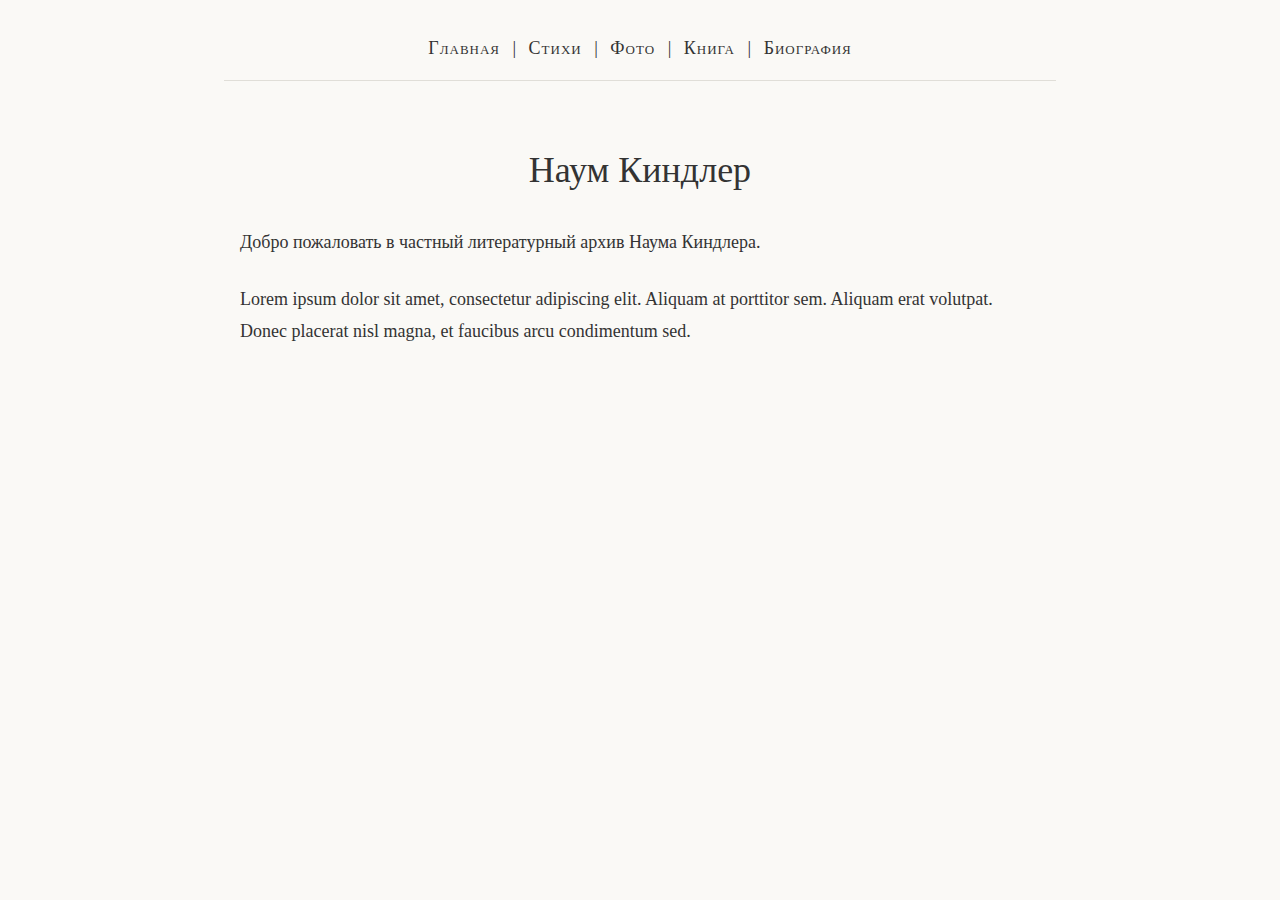
<file: index.html>
<!DOCTYPE html>
<html lang="ru">

<head>
    <meta charset="UTF-8">
    <meta name="viewport" content="width=device-width, initial-scale=1.0">
    <title>Наум Киндлер — Литературный архив</title>
    <link rel="stylesheet" href="/assets/css/styles.css">
    <script defer src="/assets/js/app.js"></script>
</head>

<body>
    <header>
        <nav>
            <a href="/index.html">Главная</a> |
            <a href="/poems/index.html">Стихи</a> |
            <a href="/photos/index.html">Фото</a> |
            <a href="/book.html">Книга</a> |
            <a href="/bio.html">Биография</a>
        </nav>
    </header>
    <main>
        <h1>Наум Киндлер</h1>
        <p>Добро пожаловать в частный литературный архив Наума Киндлера.</p>
        <p>Lorem ipsum dolor sit amet, consectetur adipiscing elit. Aliquam at porttitor sem. Aliquam erat volutpat.
            Donec placerat nisl magna, et faucibus arcu condimentum sed.</p>
    </main>
</body>

</html>
</file>
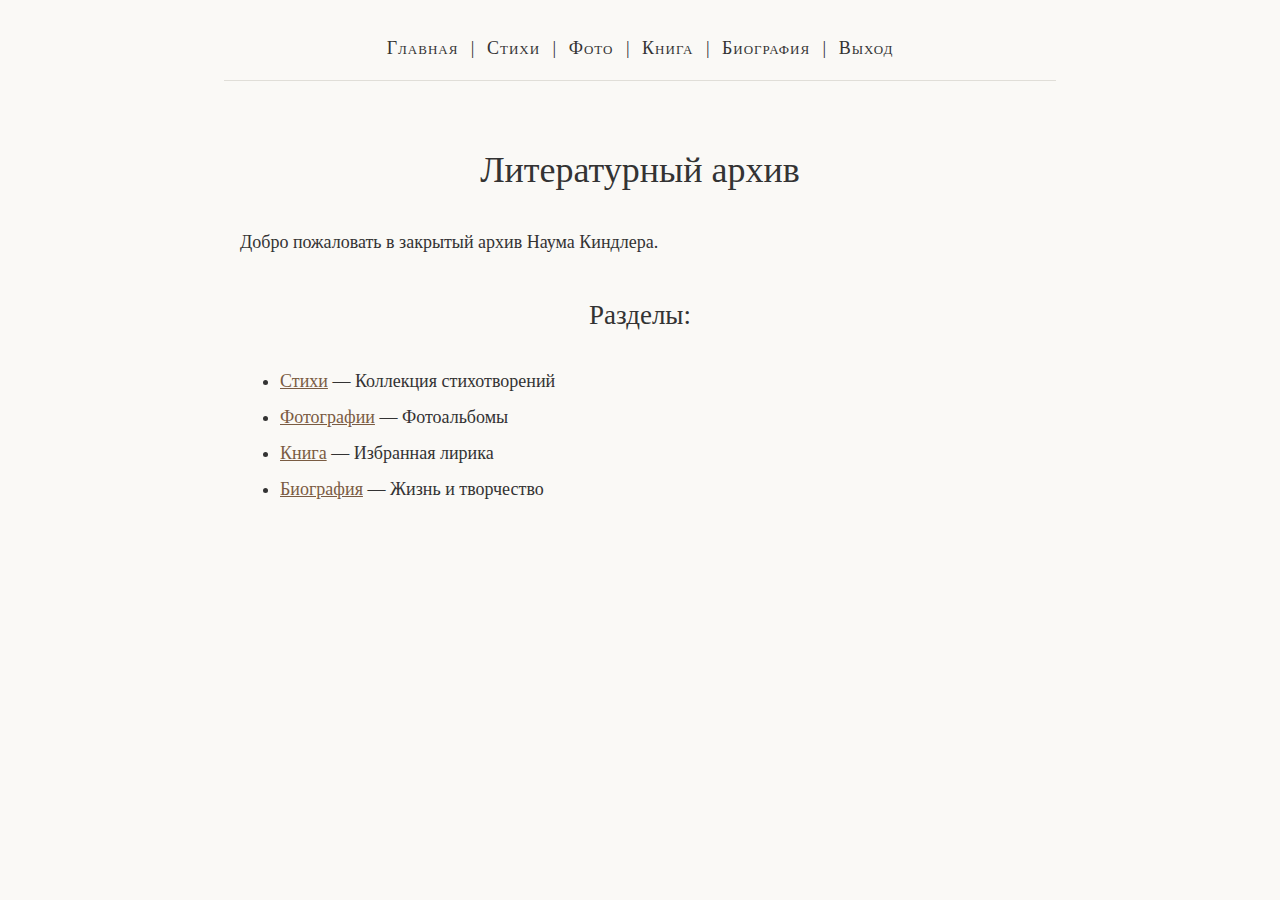
<file: app/index.html>
<!DOCTYPE html>
<html lang="ru">
<head>
    <meta charset="UTF-8">
    <meta name="viewport" content="width=device-width, initial-scale=1.0">
    <title>Архив — Наум Киндлер</title>
    <link rel="stylesheet" href="/assets/css/styles.css">
</head>
<body>
    <header>
        <nav>
            <a href="/home/">Главная</a> |
            <a href="/app/poems/">Стихи</a> |
            <a href="/app/photos/">Фото</a> |
            <a href="/app/book/">Книга</a> |
            <a href="/app/bio/">Биография</a> |
            <a href="/logout.php">Выход</a>
        </nav>
    </header>
    <main>
        <h1>Литературный архив</h1>
        
        <p>Добро пожаловать в закрытый архив Наума Киндлера.</p>
        
        <div style="margin-top: 2rem;">
            <h2>Разделы:</h2>
            <ul style="line-height: 2;">
                <li><a href="/app/poems/">Стихи</a> — Коллекция стихотворений</li>
                <li><a href="/app/photos/">Фотографии</a> — Фотоальбомы</li>
                <li><a href="/app/book/">Книга</a> — Избранная лирика</li>
                <li><a href="/app/bio/">Биография</a> — Жизнь и творчество</li>
            </ul>
        </div>
    </main>
</body>
</html>
</file>
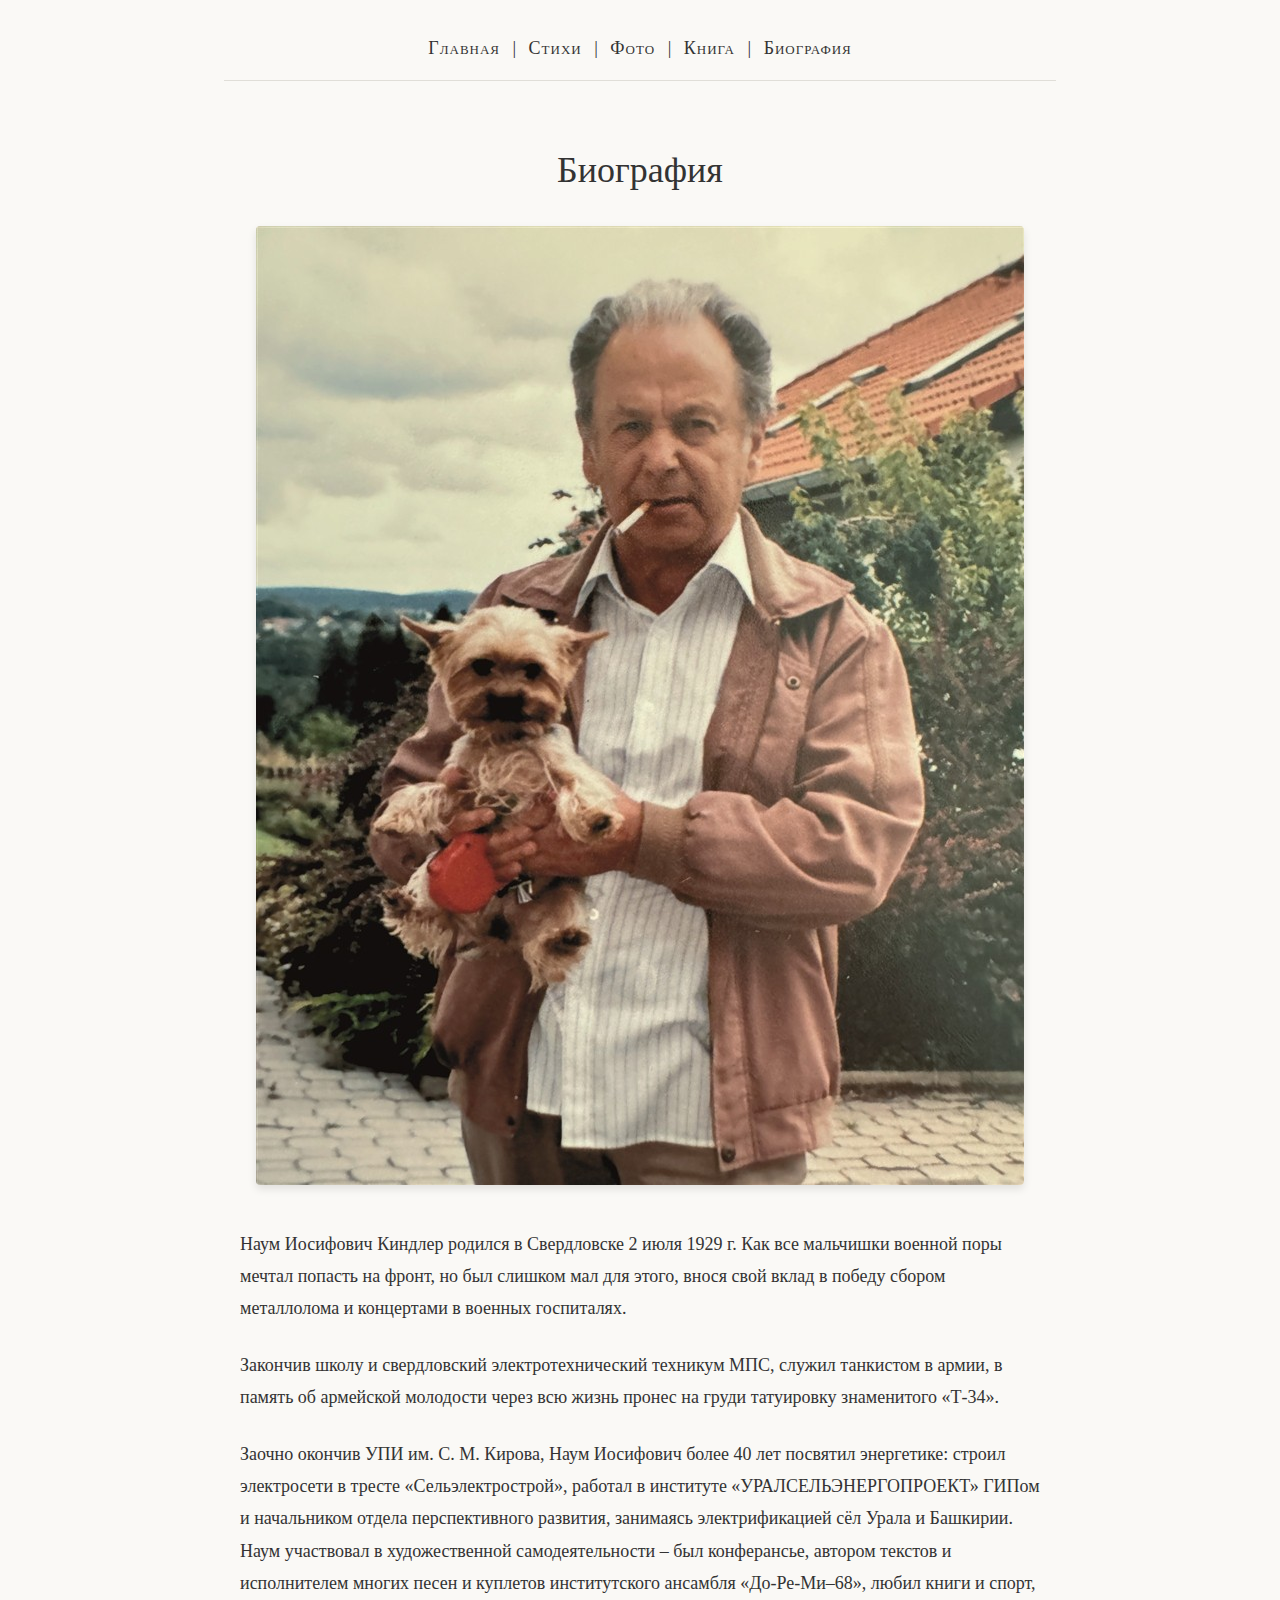
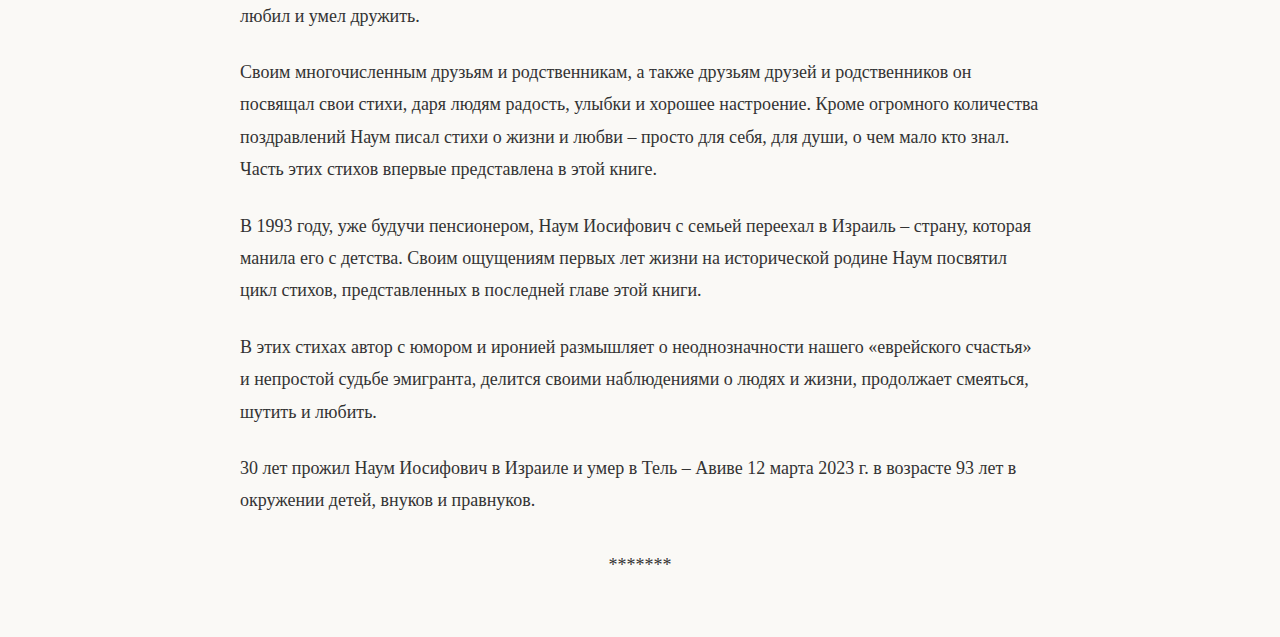
<file: bio/index.html>
<!DOCTYPE html>
<html lang="ru">

<head>
    <meta charset="UTF-8">
    <meta name="viewport" content="width=device-width, initial-scale=1.0">
    <title>Биография — Наум Киндлер</title>
    <link rel="stylesheet" href="/assets/css/styles.css">
</head>

<body>
    <header>
        <nav>
            <a href="/index.html">Главная</a> |
            <a href="/poems/index.html">Стихи</a> |
            <a href="/photos/index.html">Фото</a> |
            <a href="/book/">Книга</a> |
            <a href="/bio/">Биография</a>
        </nav>
    </header>
    <main>
        <h1>Биография</h1>

        <div style="text-align: center; margin-bottom: 2rem;">
            <img src="/assets/images/author.jpg" alt="Фотография Наума Киндлера"
                style="max-width: 100%; height: auto; border-radius: 4px; box-shadow: 0 4px 8px rgba(0,0,0,0.1);">
        </div>

        <p>Наум Иосифович Киндлер родился в Свердловске 2 июля 1929 г.
            Как все мальчишки военной поры мечтал попасть на фронт, но был
            слишком мал для этого, внося свой вклад в победу сбором металлолома и
            концертами в военных госпиталях.</p>

        <p>Закончив школу и свердловский электротехнический техникум МПС,
            служил танкистом в армии, в память об армейской молодости через всю
            жизнь пронес на груди татуировку знаменитого «Т-34».</p>

        <p>Заочно окончив УПИ им. С. М. Кирова, Наум Иосифович более 40 лет
            посвятил энергетике: строил электросети в тресте
            «Сельэлектрострой», работал в институте
            «УРАЛСЕЛЬЭНЕРГОПРОЕКТ» ГИПом и начальником отдела
            перспективного развития, занимаясь электрификацией сёл Урала и
            Башкирии. Наум участвовал в художественной самодеятельности – был
            конферансье, автором текстов и исполнителем многих песен и куплетов
            институтского ансамбля «До-Ре-Ми–68», любил книги и спорт, любил и
            умел дружить.</p>

        <p>Своим многочисленным друзьям и родственникам, а также друзьям
            друзей и родственников он посвящал свои стихи, даря людям радость,
            улыбки и хорошее настроение. Кроме огромного количества поздравлений
            Наум писал стихи о жизни и любви – просто для себя, для души, о чем
            мало кто знал. Часть этих стихов впервые представлена в этой книге.</p>

        <p>В 1993 году, уже будучи пенсионером, Наум Иосифович с семьей
            переехал в Израиль – страну, которая манила его с детства. Своим
            ощущениям первых лет жизни на исторической родине Наум посвятил
            цикл стихов, представленных в последней главе этой книги.</p>

        <p>В этих стихах автор с юмором и иронией размышляет о
            неоднозначности нашего «еврейского счастья» и непростой судьбе
            эмигранта, делится своими наблюдениями о людях и жизни, продолжает
            смеяться, шутить и любить.</p>

        <p>30 лет прожил Наум Иосифович в Израиле и умер в Тель – Авиве 12
            марта 2023 г. в возрасте 93 лет в окружении детей, внуков и правнуков.</p>

        <p style="text-align: center; margin-top: 2rem;">*******</p>
    </main>
</body>

</html>
</file>
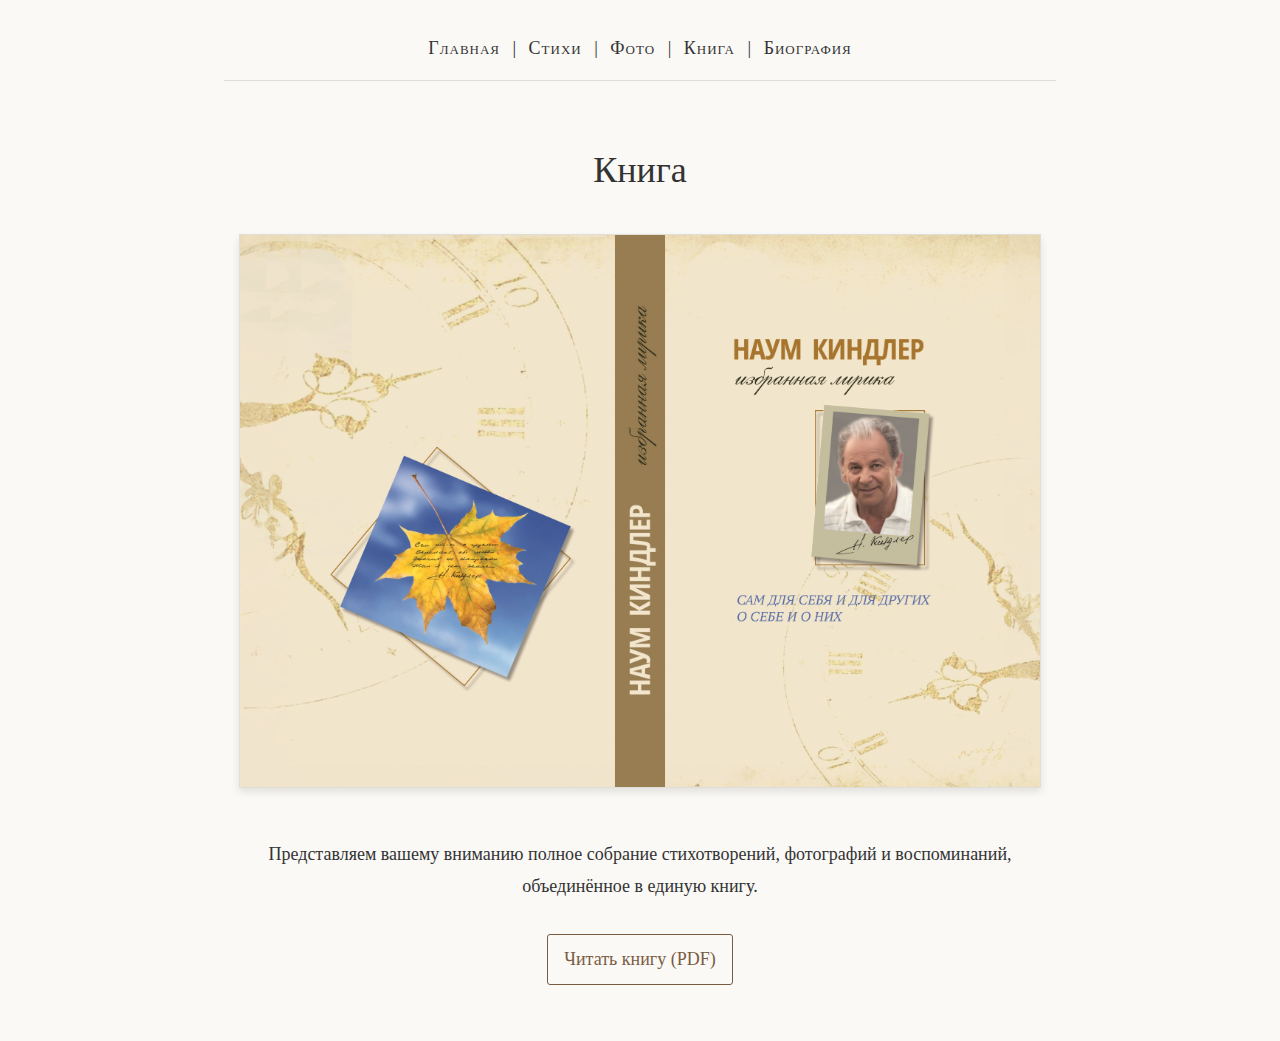
<file: book/index.html>
<!DOCTYPE html>
<html lang="ru">

<head>
    <meta charset="UTF-8">
    <meta name="viewport" content="width=device-width, initial-scale=1.0">
    <title>Книга — Наум Киндлер</title>
    <link rel="stylesheet" href="/assets/css/styles.css">
</head>

<body>
    <header>
        <nav>
            <a href="/index.html">Главная</a> |
            <a href="/poems/index.html">Стихи</a> |
            <a href="/photos/index.html">Фото</a> |
            <a href="/book/">Книга</a> |
            <a href="/bio/">Биография</a>
        </nav>
    </header>
    <main>
        <h1>Книга</h1>
        <div style="display: flex; flex-direction: column; align-items: center; gap: 2rem; margin-top: 2rem;">
            <img src="/assets/images/cover.jpg" alt="Обложка книги Наума Киндлера"
                style="max-width: 100%; height: auto; border: 1px solid var(--border-color); box-shadow: 0 4px 8px rgba(0,0,0,0.1);">
            <div style="text-align: center;">
                <p>Представляем вашему вниманию полное собрание стихотворений, фотографий и воспоминаний, объединённое в
                    единую книгу.</p>
                <p style="margin-top: 2rem;"><a href="/book/book.pdf" target="_blank" class="button">Читать книгу
                        (PDF)</a></p>
            </div>
        </div>
    </main>
</body>

</html>
</file>
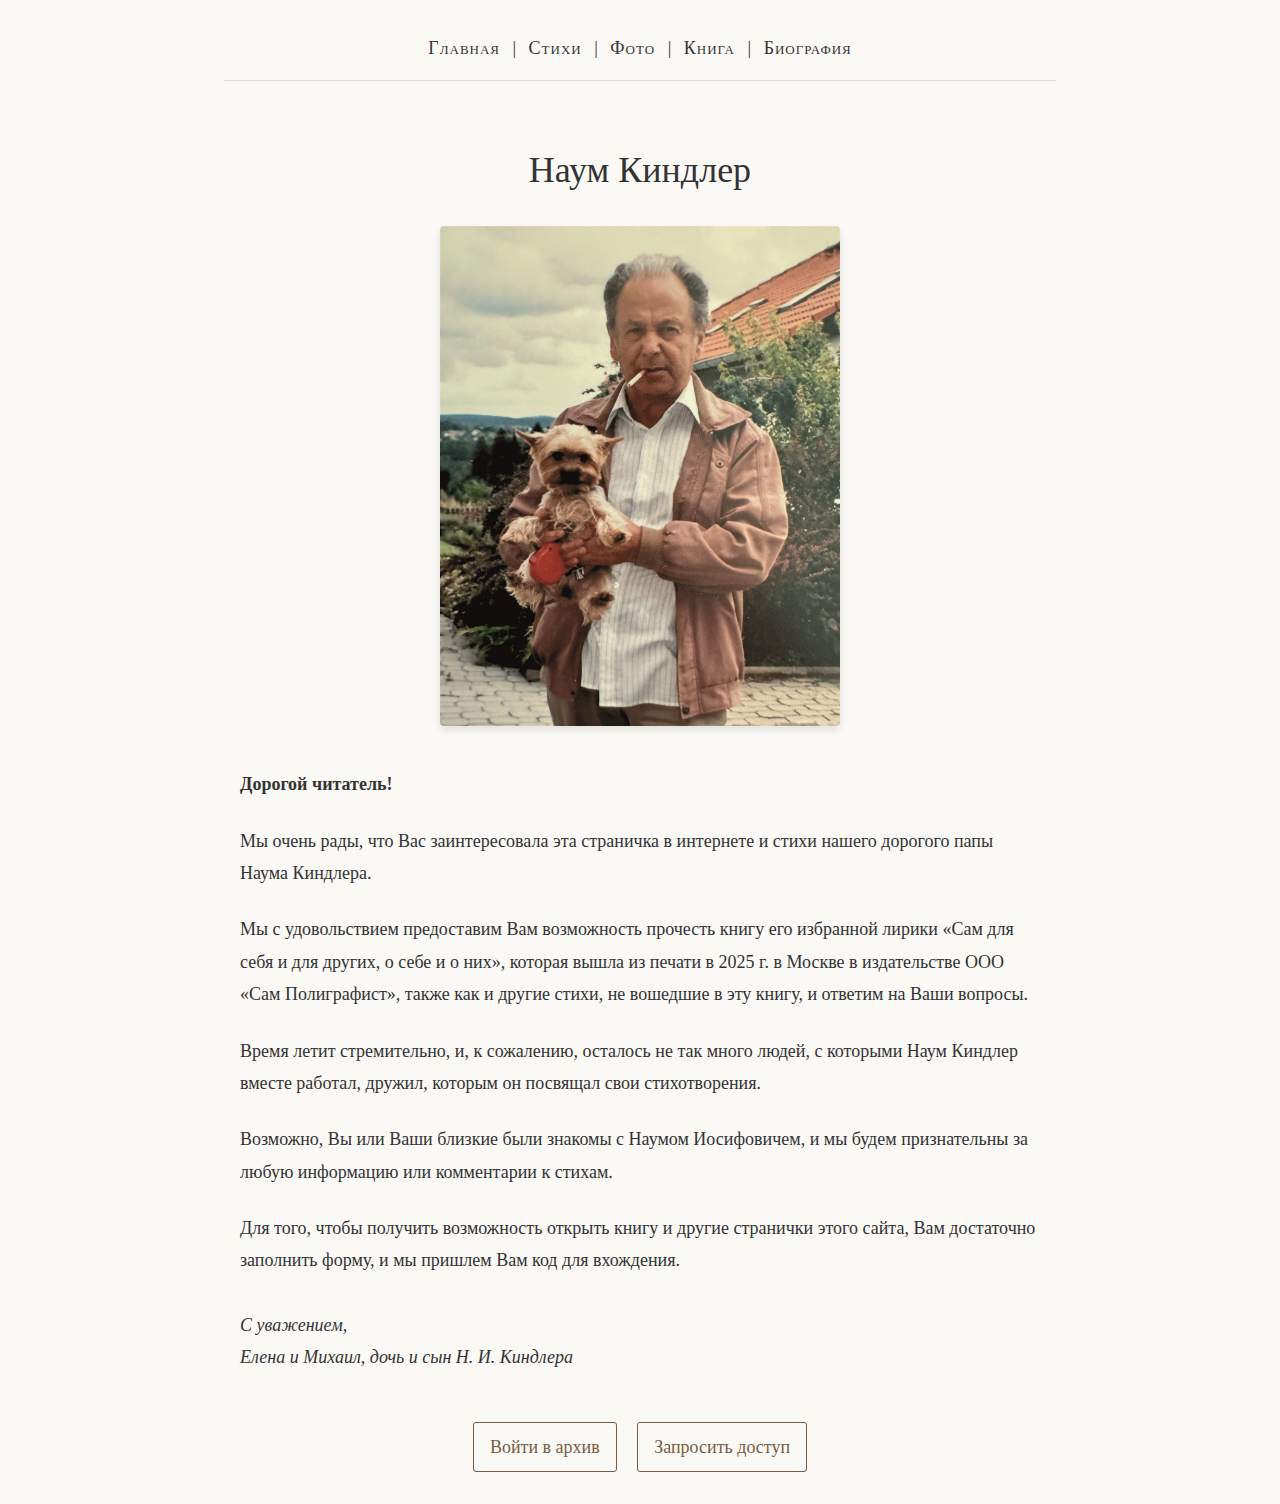
<file: home/index.html>
<!DOCTYPE html>
<html lang="ru">

<head>
    <meta charset="UTF-8">
    <meta name="viewport" content="width=device-width, initial-scale=1.0">
    <title>Наум Киндлер — Литературный архив</title>
    <link rel="stylesheet" href="/assets/css/styles.css">
    <script defer src="/assets/js/app.js"></script>
</head>

<body>
    <header>
        <nav>
            <a href="/index.html">Главная</a> |
            <a href="/poems/index.html">Стихи</a> |
            <a href="/photos/index.html">Фото</a> |
            <a href="/book/index.html">Книга</a> |
            <a href="/bio/">Биография</a>
        </nav>
    </header>
    <main>
        <h1>Наум Киндлер</h1>

        <div style="text-align: center; margin-bottom: 2rem;">
            <img src="/assets/images/author.jpg" alt="Фотография Наума Киндлера"
                style="max-width: 50%; height: auto; border-radius: 4px; box-shadow: 0 4px 8px rgba(0,0,0,0.1);">
        </div>

        <div style="max-width: 800px; margin: 0 auto; text-align: left; line-height: 1.8;">
            <p><strong>Дорогой читатель!</strong></p>

            <p>Мы очень рады, что Вас заинтересовала эта страничка в интернете и
                стихи нашего дорогого папы Наума Киндлера.</p>

            <p>Мы с удовольствием предоставим Вам возможность прочесть книгу
                его избранной лирики «Сам для себя и для других, о себе и о них», которая
                вышла из печати в 2025 г. в Москве в издательстве ООО «Сам
                Полиграфист», также как и другие стихи, не вошедшие в эту книгу, и
                ответим на Ваши вопросы.</p>

            <p>Время летит стремительно, и, к сожалению, осталось не так много
                людей, с которыми Наум Киндлер вместе работал, дружил, которым он
                посвящал свои стихотворения.</p>

            <p>Возможно, Вы или Ваши близкие были знакомы с Наумом Иосифовичем,
                и мы будем признательны за любую информацию или комментарии к
                стихам.</p>

            <p>Для того, чтобы получить возможность открыть книгу и другие
                странички этого сайта, Вам достаточно заполнить форму, и мы пришлем Вам код
                для вхождения.</p>

            <p style="margin-top: 2rem;"><em>С уважением,<br>
                    Елена и Михаил, дочь и сын Н. И. Киндлера</em></p>
        </div>

        <div style="text-align: center; margin-top: 3rem;">
            <a href="/poems/" class="button">Войти в архив</a>
            <a href="/new/" class="button" style="margin-left: 1rem;">Запросить доступ</a>
        </div>
    </main>
</body>

</html>
</file>
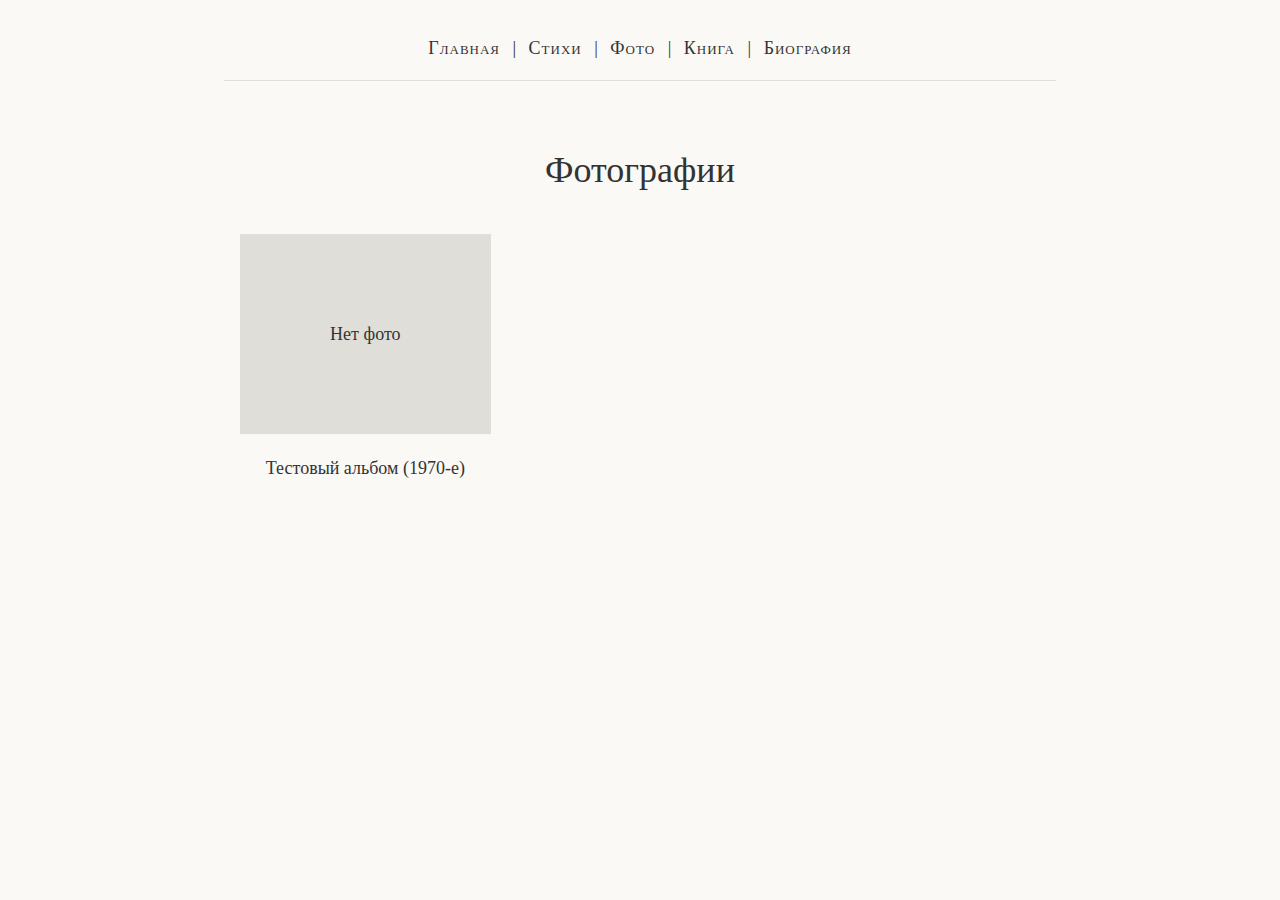
<file: photos/index.html>
<!DOCTYPE html>
<html lang="ru">

<head>
    <meta charset="UTF-8">
    <meta name="viewport" content="width=device-width, initial-scale=1.0">
    <title>Фотографии — Наум Киндлер</title>
    <link rel="stylesheet" href="/assets/css/styles.css">
    <script defer src="/assets/js/app.js"></script>
</head>

<body>
    <header>
        <nav>
            <a href="/index.html">Главная</a> |
            <a href="/poems/index.html">Стихи</a> |
            <a href="/photos/index.html">Фото</a> |
            <a href="/book/">Книга</a> |
            <a href="/bio/">Биография</a>
        </nav>
    </header>
    <main>
        <h1>Фотографии</h1>

        <div class="photo-grid">
            <a href="/photos/albums/album-sample.html">
                <div
                    style="width: 100%; height: 200px; background-color: #e0ded8; display: flex; align-items: center; justify-content: center;">
                    Нет фото
                </div>
                <p>Тестовый альбом (1970-е)</p>
            </a>
        </div>
    </main>
</body>

</html>
</file>
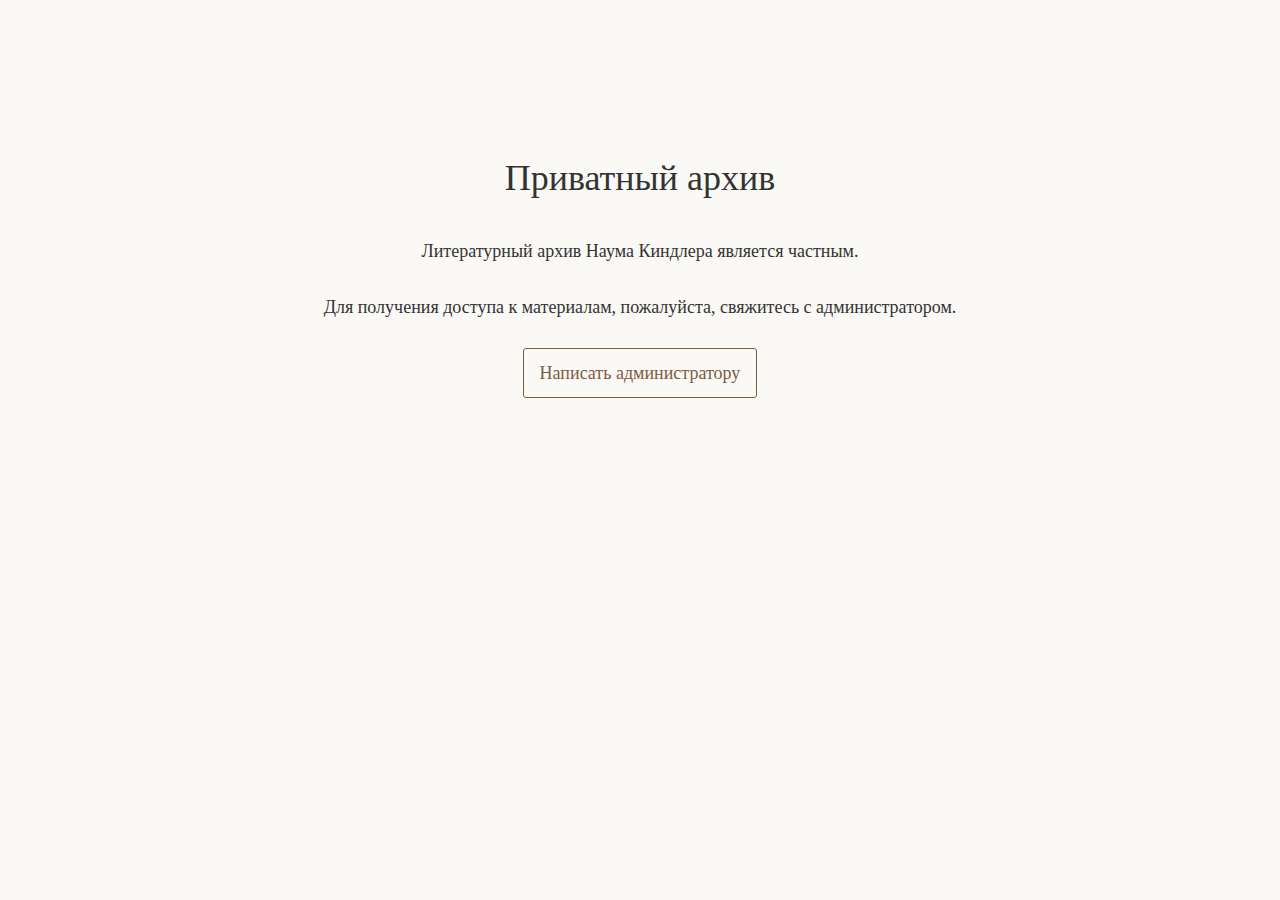
<file: request-access/index.html>
<!DOCTYPE html>
<html lang="ru">
<head>
    <meta charset="UTF-8">
    <meta name="viewport" content="width=device-width, initial-scale=1.0">
    <title>Запрос доступа — Наум Киндлер</title>
    <link rel="stylesheet" href="/assets/css/styles.css">
</head>
<body>
    <main class="access-page">
        <h1>Приватный архив</h1>
        <p>Литературный архив Наума Киндлера является частным.</p>
        <p>Для получения доступа к материалам, пожалуйста, свяжитесь с администратором.</p>
        <p><a href="mailto:ADMIN_EMAIL" class="button">Написать администратору</a></p>
    </main>
</body>
</html>
</file>
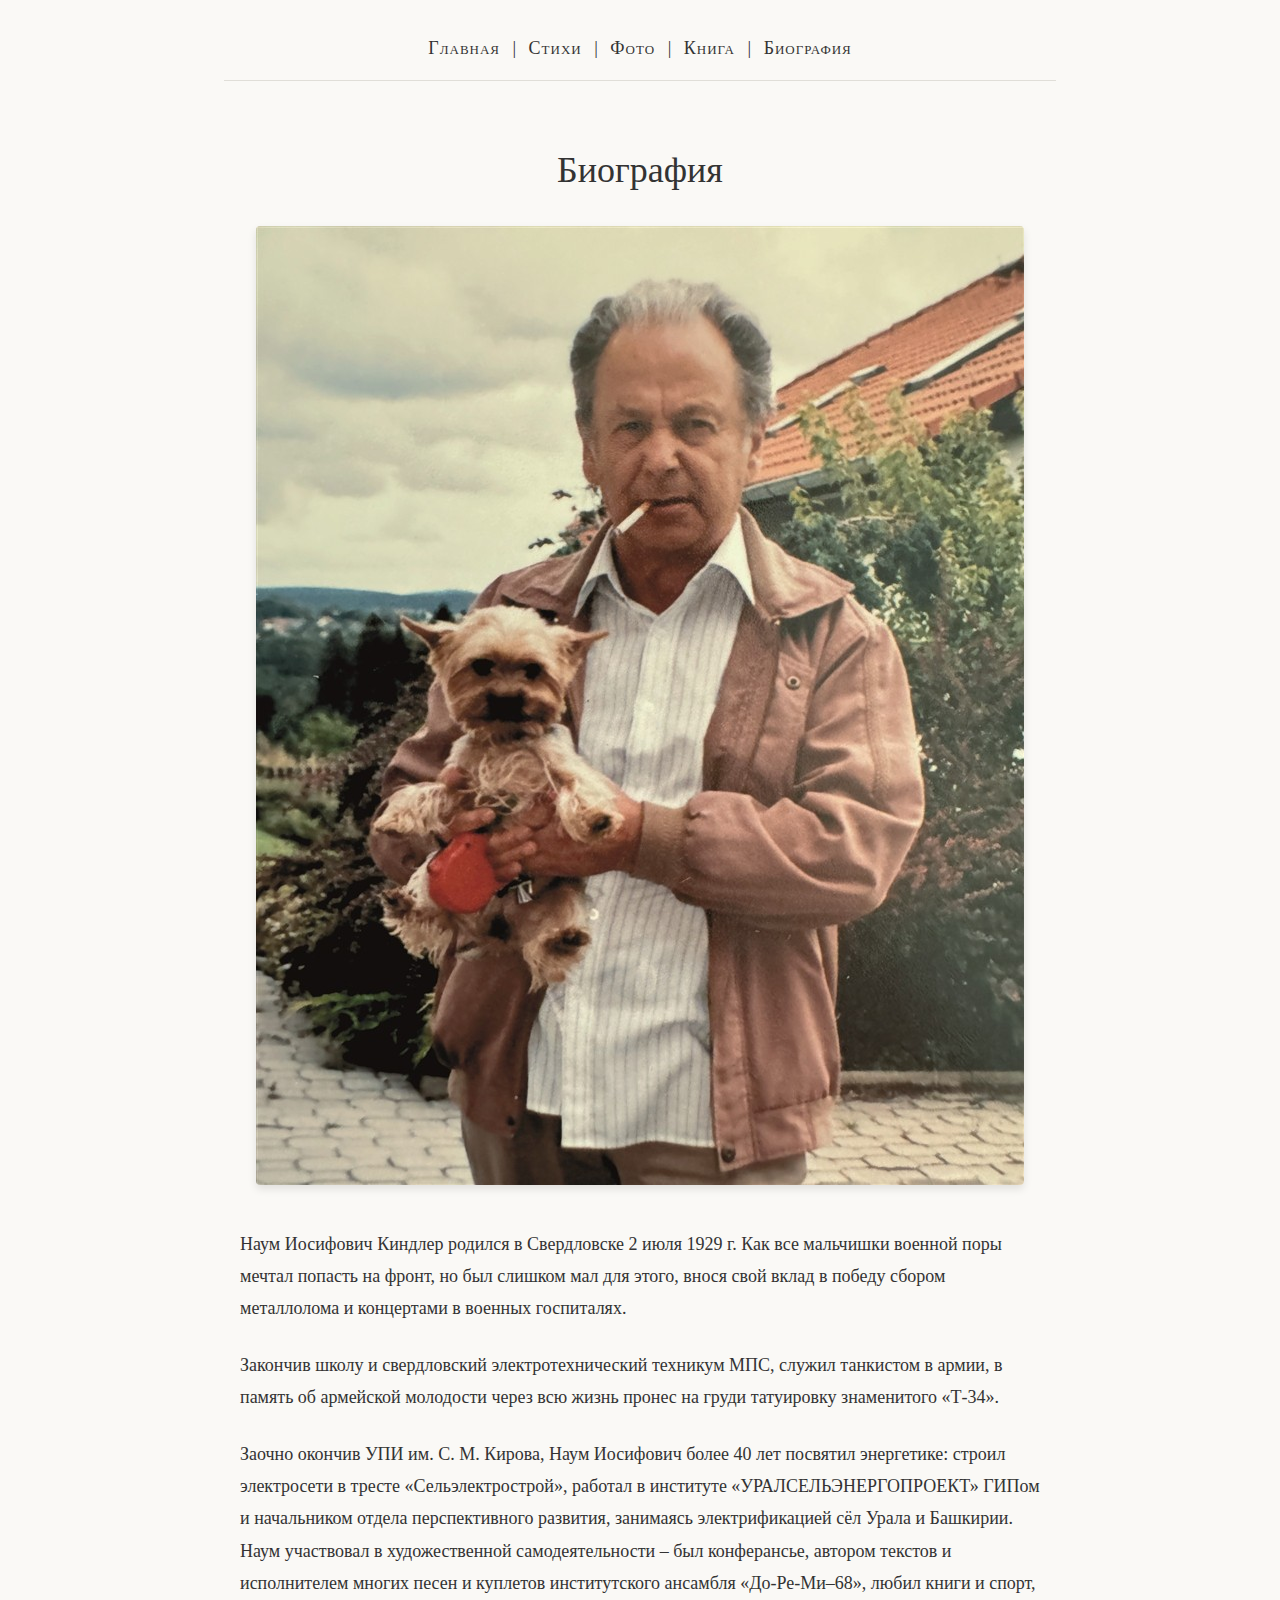
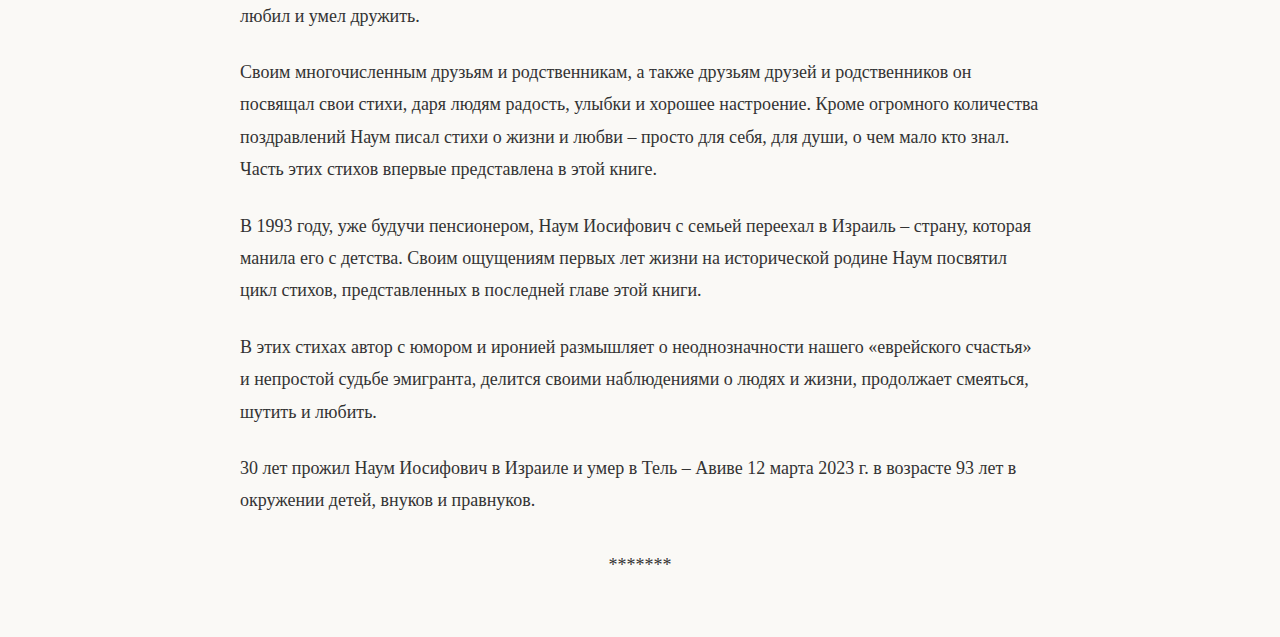
<file: app/bio/index.html>
<!DOCTYPE html>
<html lang="ru">

<head>
    <meta charset="UTF-8">
    <meta name="viewport" content="width=device-width, initial-scale=1.0">
    <title>Биография — Наум Киндлер</title>
    <link rel="stylesheet" href="/assets/css/styles.css">
</head>

<body>
    <header>
        <nav>
            <a href="/home/">Главная</a> |
            <a href="/app/poems/">Стихи</a> |
            <a href="/app/photos/">Фото</a> |
            <a href="/app/book/">Книга</a> |
            <a href="/app/bio/">Биография</a>
        </nav>
    </header>
    <main>
        <h1>Биография</h1>

        <div style="text-align: center; margin-bottom: 2rem;">
            <img src="/assets/images/author.jpg" alt="Фотография Наума Киндлера"
                style="max-width: 100%; height: auto; border-radius: 4px; box-shadow: 0 4px 8px rgba(0,0,0,0.1);">
        </div>

        <p>Наум Иосифович Киндлер родился в Свердловске 2 июля 1929 г.
            Как все мальчишки военной поры мечтал попасть на фронт, но был
            слишком мал для этого, внося свой вклад в победу сбором металлолома и
            концертами в военных госпиталях.</p>

        <p>Закончив школу и свердловский электротехнический техникум МПС,
            служил танкистом в армии, в память об армейской молодости через всю
            жизнь пронес на груди татуировку знаменитого «Т-34».</p>

        <p>Заочно окончив УПИ им. С. М. Кирова, Наум Иосифович более 40 лет
            посвятил энергетике: строил электросети в тресте
            «Сельэлектрострой», работал в институте
            «УРАЛСЕЛЬЭНЕРГОПРОЕКТ» ГИПом и начальником отдела
            перспективного развития, занимаясь электрификацией сёл Урала и
            Башкирии. Наум участвовал в художественной самодеятельности – был
            конферансье, автором текстов и исполнителем многих песен и куплетов
            институтского ансамбля «До-Ре-Ми–68», любил книги и спорт, любил и
            умел дружить.</p>

        <p>Своим многочисленным друзьям и родственникам, а также друзьям
            друзей и родственников он посвящал свои стихи, даря людям радость,
            улыбки и хорошее настроение. Кроме огромного количества поздравлений
            Наум писал стихи о жизни и любви – просто для себя, для души, о чем
            мало кто знал. Часть этих стихов впервые представлена в этой книге.</p>

        <p>В 1993 году, уже будучи пенсионером, Наум Иосифович с семьей
            переехал в Израиль – страну, которая манила его с детства. Своим
            ощущениям первых лет жизни на исторической родине Наум посвятил
            цикл стихов, представленных в последней главе этой книги.</p>

        <p>В этих стихах автор с юмором и иронией размышляет о
            неоднозначности нашего «еврейского счастья» и непростой судьбе
            эмигранта, делится своими наблюдениями о людях и жизни, продолжает
            смеяться, шутить и любить.</p>

        <p>30 лет прожил Наум Иосифович в Израиле и умер в Тель – Авиве 12
            марта 2023 г. в возрасте 93 лет в окружении детей, внуков и правнуков.</p>

        <p style="text-align: center; margin-top: 2rem;">*******</p>
    </main>
</body>

</html>
</file>
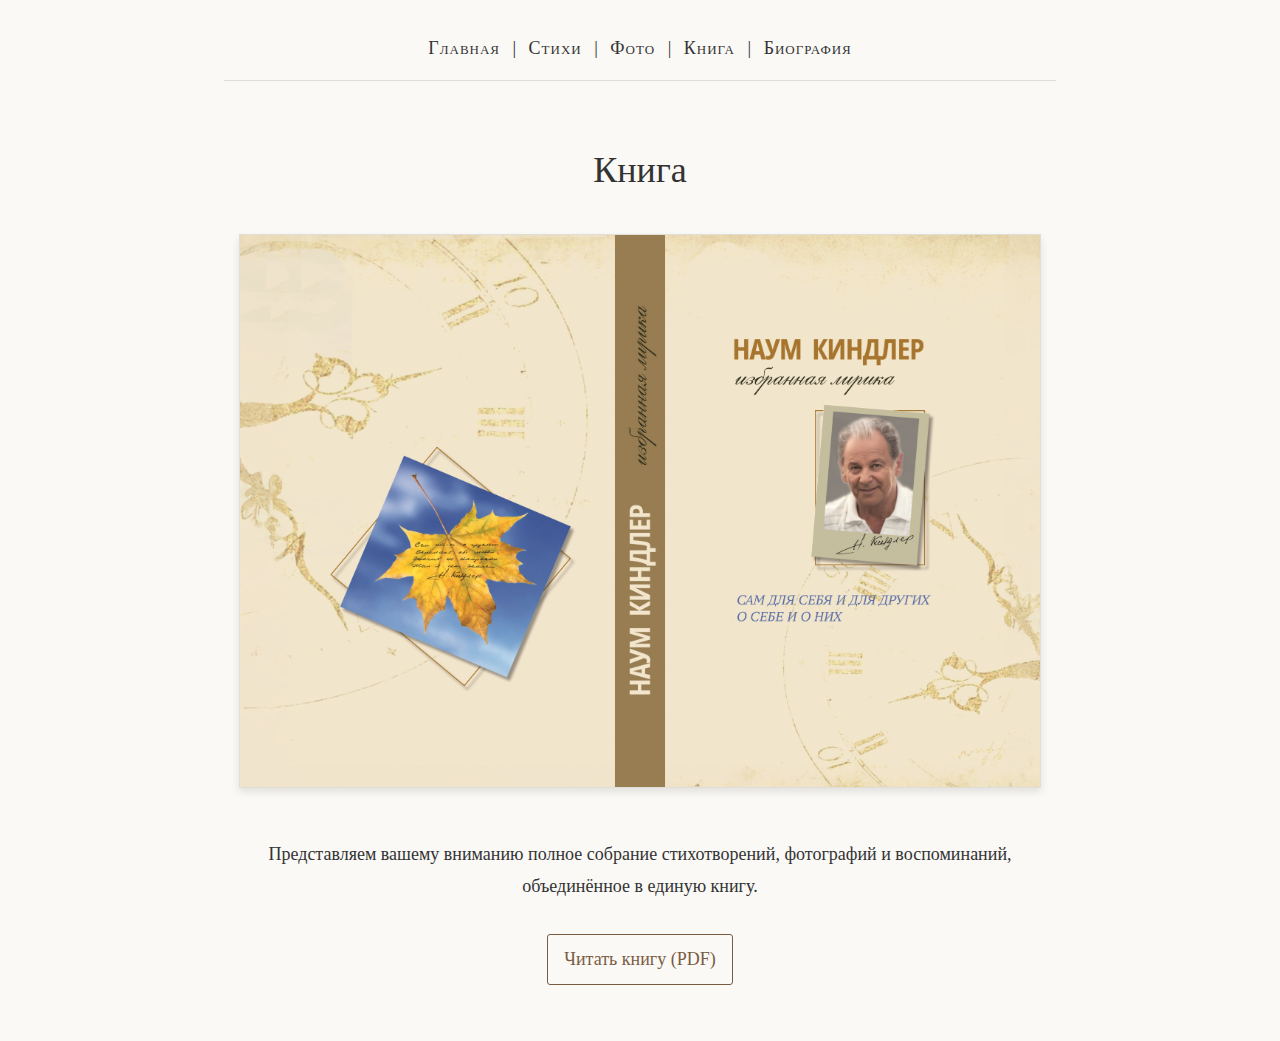
<file: app/book/index.html>
<!DOCTYPE html>
<html lang="ru">

<head>
    <meta charset="UTF-8">
    <meta name="viewport" content="width=device-width, initial-scale=1.0">
    <title>Книга — Наум Киндлер</title>
    <link rel="stylesheet" href="/assets/css/styles.css">
</head>

<body>
    <header>
        <nav>
            <a href="/home/">Главная</a> |
            <a href="/app/poems/">Стихи</a> |
            <a href="/app/photos/">Фото</a> |
            <a href="/app/book/">Книга</a> |
            <a href="/app/bio/">Биография</a>
        </nav>
    </header>
    <main>
        <h1>Книга</h1>
        <div style="display: flex; flex-direction: column; align-items: center; gap: 2rem; margin-top: 2rem;">
            <img src="/assets/images/cover.jpg" alt="Обложка книги Наума Киндлера"
                style="max-width: 100%; height: auto; border: 1px solid var(--border-color); box-shadow: 0 4px 8px rgba(0,0,0,0.1);">
            <div style="text-align: center;">
                <p>Представляем вашему вниманию полное собрание стихотворений, фотографий и воспоминаний, объединённое в
                    единую книгу.</p>
                <p style="margin-top: 2rem;"><a href="/app/book/book.pdf" target="_blank" class="button">Читать книгу
                        (PDF)</a></p>
            </div>
        </div>
    </main>
</body>

</html>
</file>
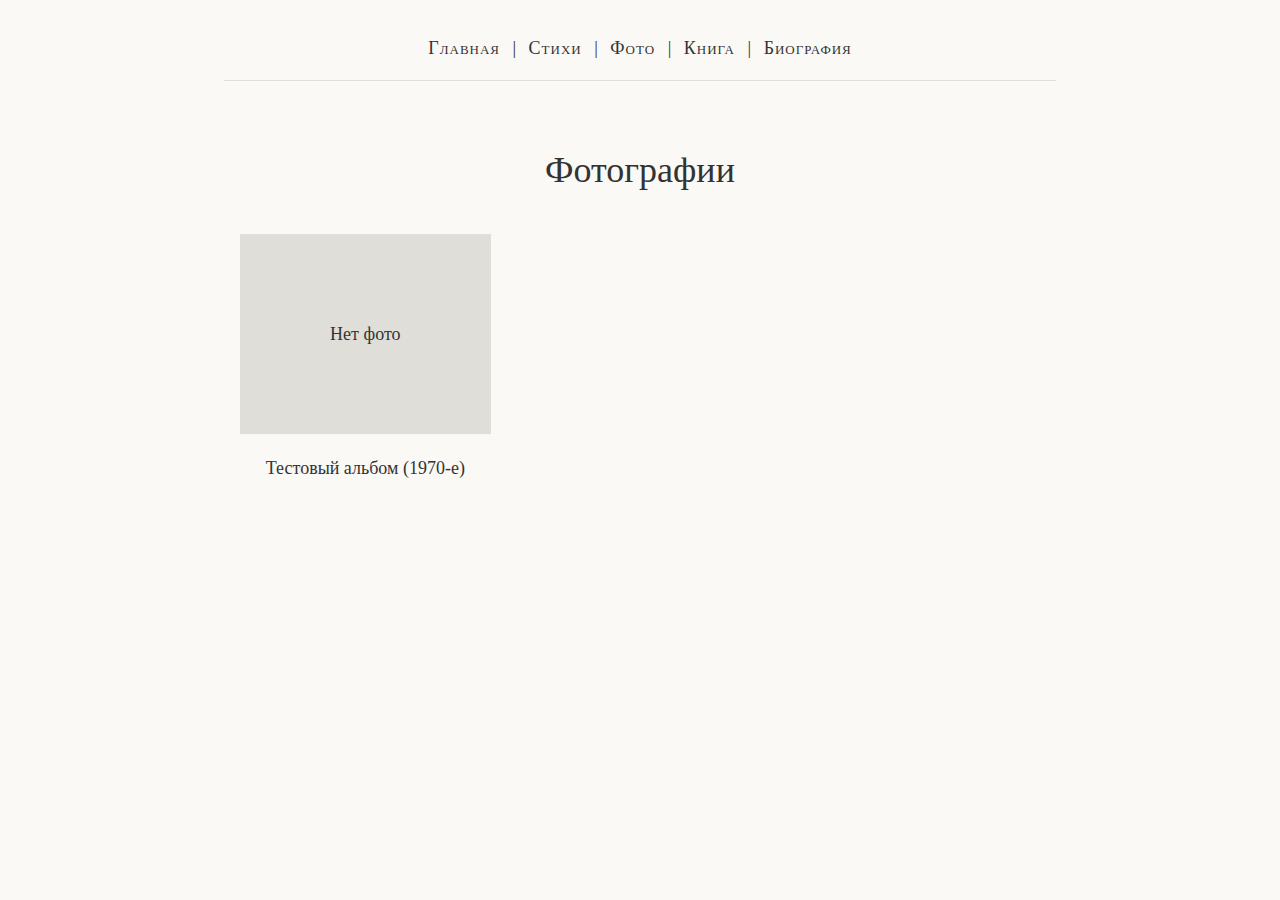
<file: app/photos/index.html>
<!DOCTYPE html>
<html lang="ru">

<head>
    <meta charset="UTF-8">
    <meta name="viewport" content="width=device-width, initial-scale=1.0">
    <title>Фотографии — Наум Киндлер</title>
    <link rel="stylesheet" href="/assets/css/styles.css">
    <script defer src="/assets/js/app.js"></script>
</head>

<body>
    <header>
        <nav>
            <a href="/home/">Главная</a> |
            <a href="/app/poems/">Стихи</a> |
            <a href="/app/photos/">Фото</a> |
            <a href="/app/book/">Книга</a> |
            <a href="/app/bio/">Биография</a>
        </nav>
    </header>
    <main>
        <h1>Фотографии</h1>

        <div class="photo-grid">
            <a href="/app/photos/albums/album-sample.html">
                <div
                    style="width: 100%; height: 200px; background-color: #e0ded8; display: flex; align-items: center; justify-content: center;">
                    Нет фото
                </div>
                <p>Тестовый альбом (1970-е)</p>
            </a>
        </div>
    </main>
</body>

</html>
</file>
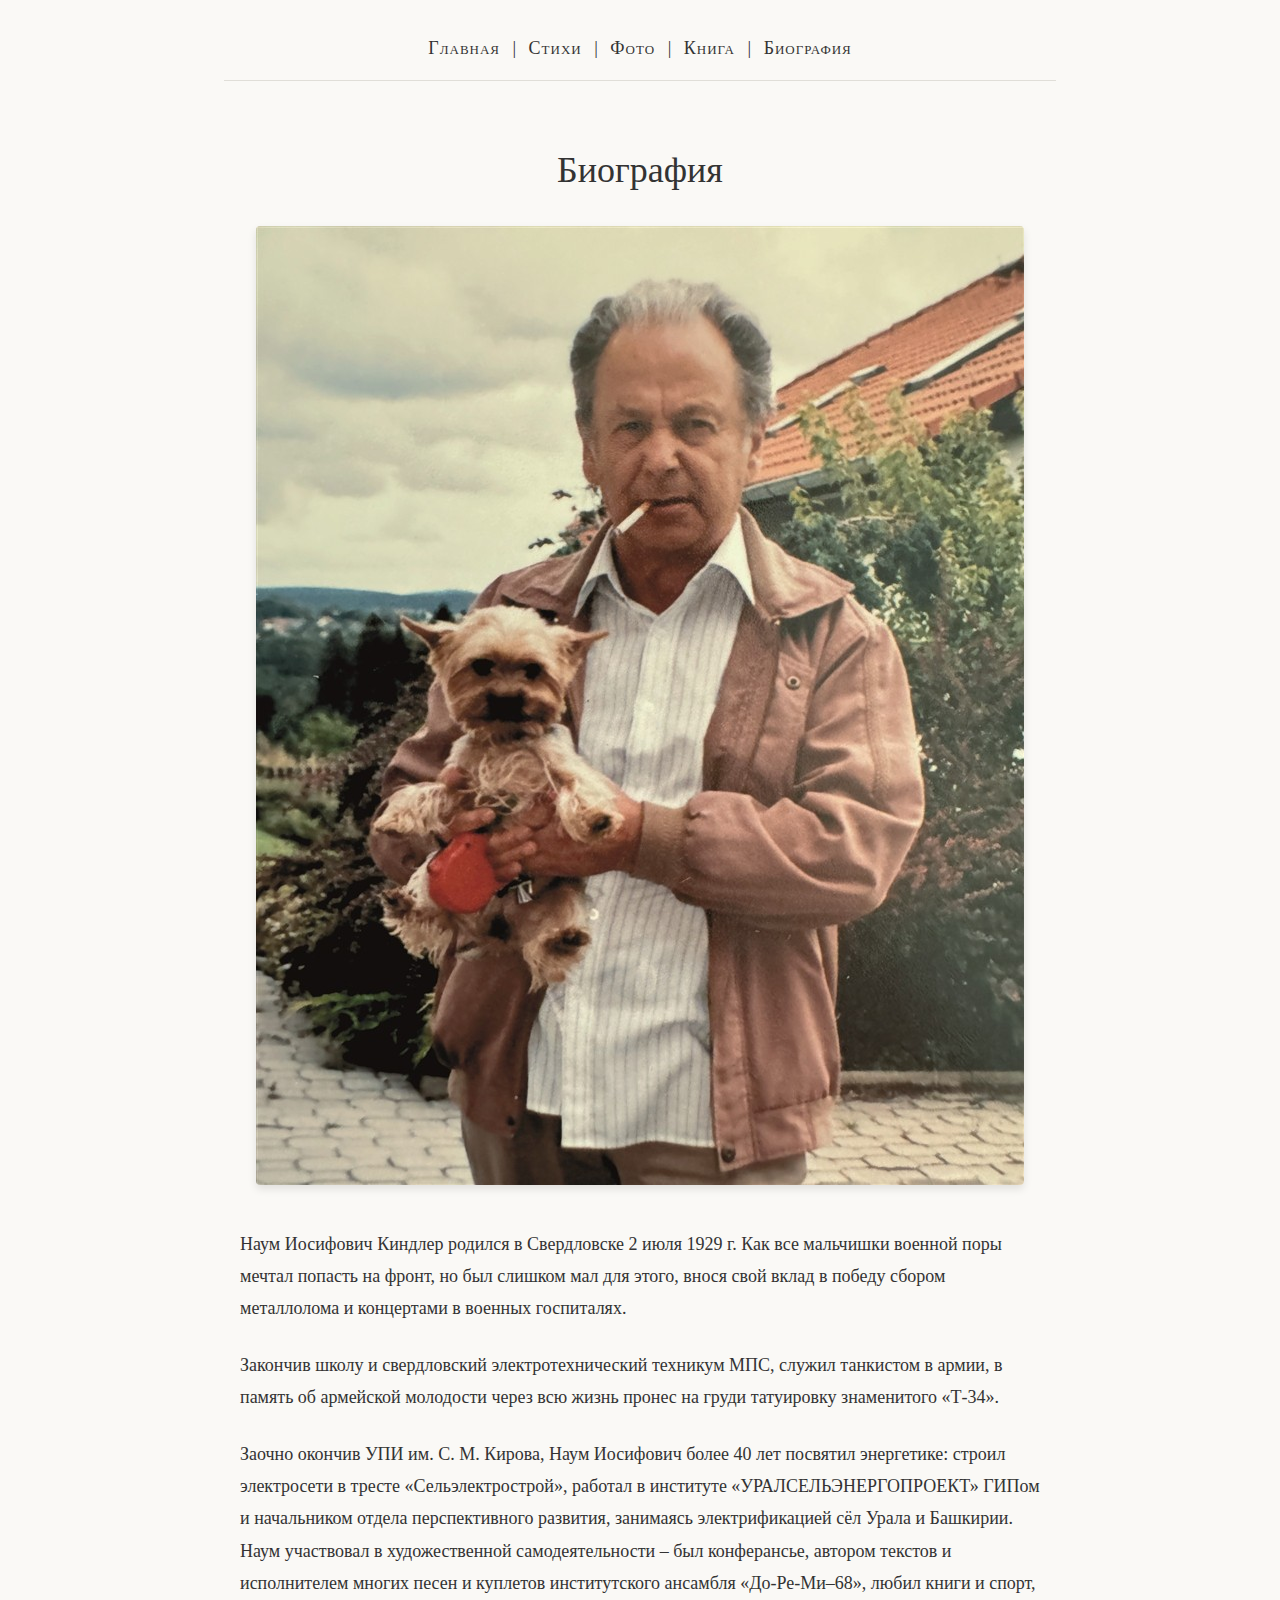
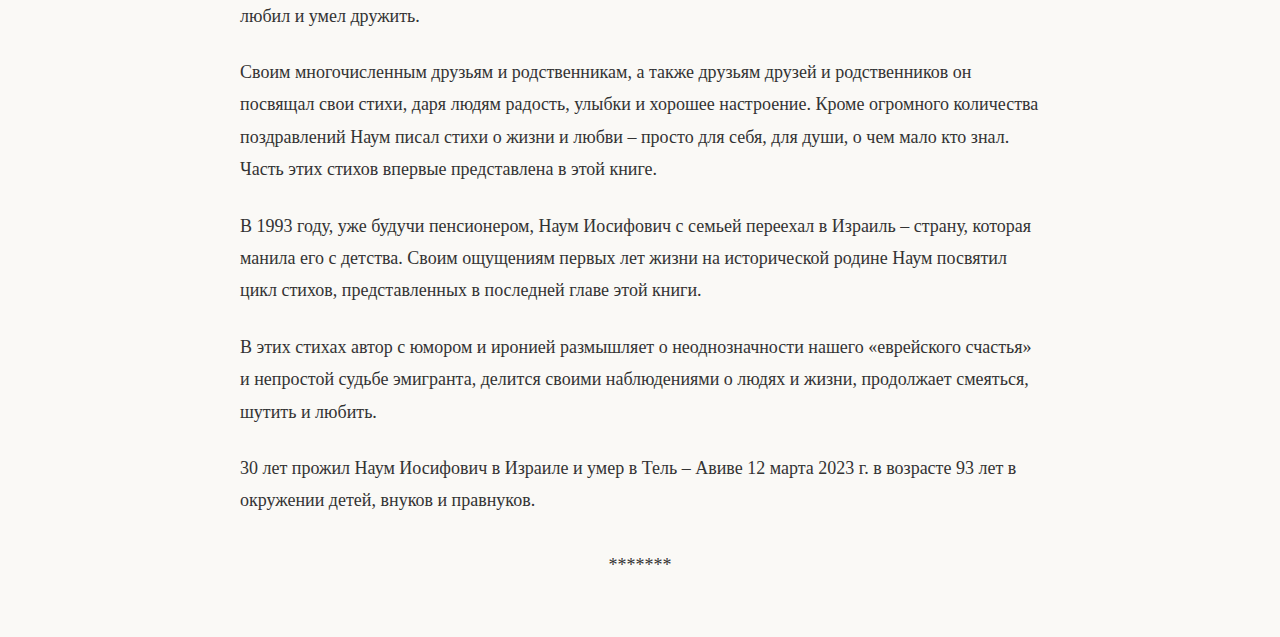
<file: bio.html>
<!DOCTYPE html>
<html lang="ru">

<head>
    <meta charset="UTF-8">
    <meta name="viewport" content="width=device-width, initial-scale=1.0">
    <title>Биография — Наум Киндлер</title>
    <link rel="stylesheet" href="/assets/css/styles.css">
</head>

<body>
    <header>
        <nav>
            <a href="/index.html">Главная</a> |
            <a href="/poems/index.html">Стихи</a> |
            <a href="/photos/index.html">Фото</a> |
            <a href="/book.html">Книга</a> |
            <a href="/bio.html">Биография</a>
        </nav>
    </header>
    <main>
        <h1>Биография</h1>

        <div style="text-align: center; margin-bottom: 2rem;">
            <img src="/assets/images/author.jpg" alt="Фотография Наума Киндлера"
                style="max-width: 100%; height: auto; border-radius: 4px; box-shadow: 0 4px 8px rgba(0,0,0,0.1);">
        </div>

        <p>Наум Иосифович Киндлер родился в Свердловске 2 июля 1929 г.
            Как все мальчишки военной поры мечтал попасть на фронт, но был
            слишком мал для этого, внося свой вклад в победу сбором металлолома и
            концертами в военных госпиталях.</p>

        <p>Закончив школу и свердловский электротехнический техникум МПС,
            служил танкистом в армии, в память об армейской молодости через всю
            жизнь пронес на груди татуировку знаменитого «Т-34».</p>

        <p>Заочно окончив УПИ им. С. М. Кирова, Наум Иосифович более 40 лет
            посвятил энергетике: строил электросети в тресте
            «Сельэлектрострой», работал в институте
            «УРАЛСЕЛЬЭНЕРГОПРОЕКТ» ГИПом и начальником отдела
            перспективного развития, занимаясь электрификацией сёл Урала и
            Башкирии. Наум участвовал в художественной самодеятельности – был
            конферансье, автором текстов и исполнителем многих песен и куплетов
            институтского ансамбля «До-Ре-Ми–68», любил книги и спорт, любил и
            умел дружить.</p>

        <p>Своим многочисленным друзьям и родственникам, а также друзьям
            друзей и родственников он посвящал свои стихи, даря людям радость,
            улыбки и хорошее настроение. Кроме огромного количества поздравлений
            Наум писал стихи о жизни и любви – просто для себя, для души, о чем
            мало кто знал. Часть этих стихов впервые представлена в этой книге.</p>

        <p>В 1993 году, уже будучи пенсионером, Наум Иосифович с семьей
            переехал в Израиль – страну, которая манила его с детства. Своим
            ощущениям первых лет жизни на исторической родине Наум посвятил
            цикл стихов, представленных в последней главе этой книги.</p>

        <p>В этих стихах автор с юмором и иронией размышляет о
            неоднозначности нашего «еврейского счастья» и непростой судьбе
            эмигранта, делится своими наблюдениями о людях и жизни, продолжает
            смеяться, шутить и любить.</p>

        <p>30 лет прожил Наум Иосифович в Израиле и умер в Тель – Авиве 12
            марта 2023 г. в возрасте 93 лет в окружении детей, внуков и правнуков.</p>

        <p style="text-align: center; margin-top: 2rem;">*******</p>
    </main>
</body>

</html>
</file>
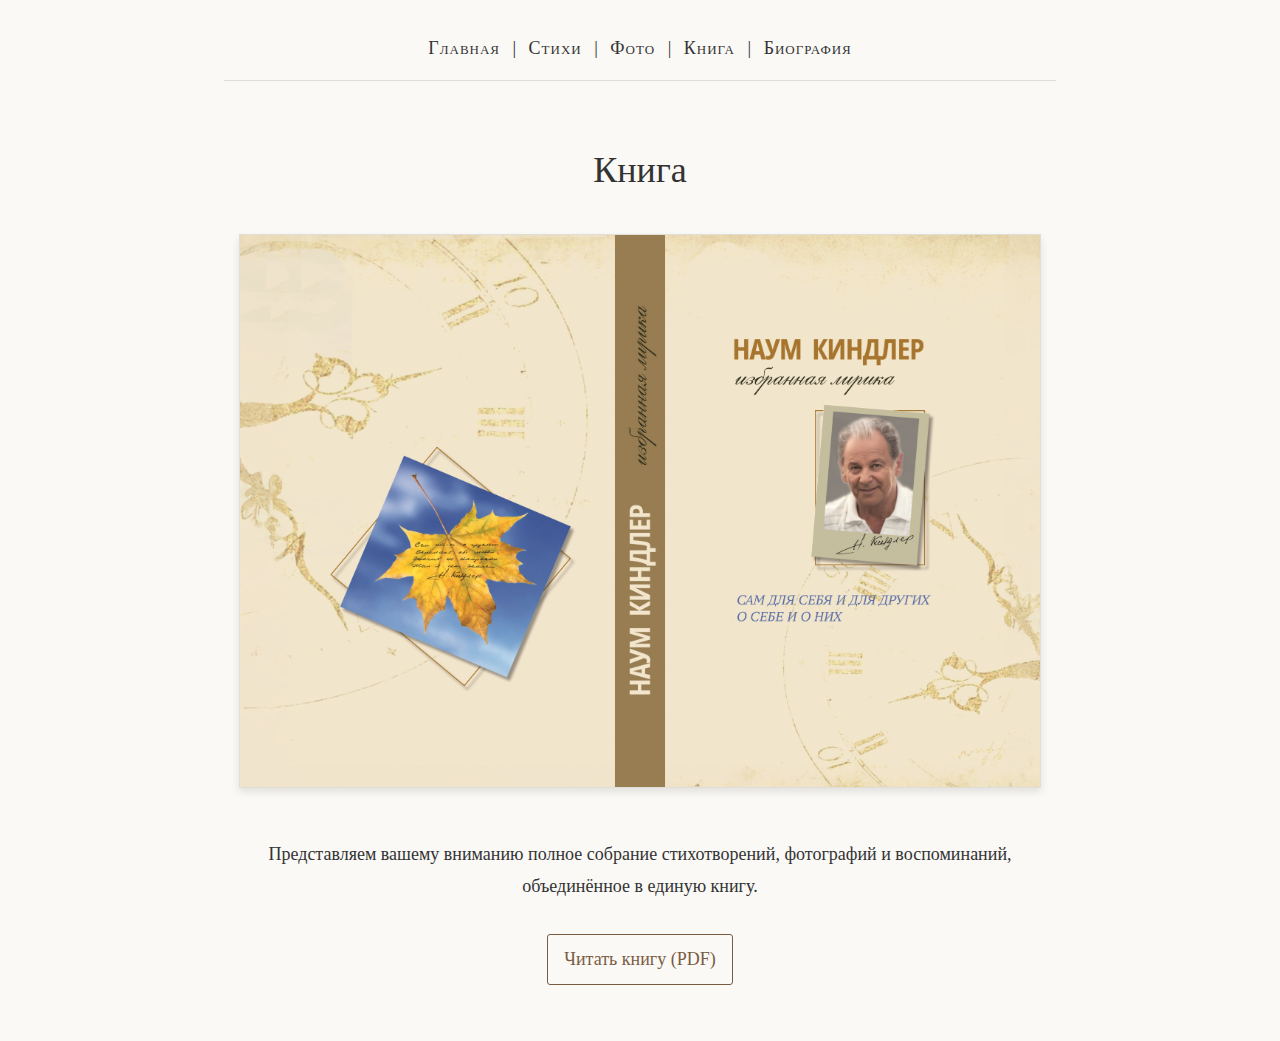
<file: book.html>
<!DOCTYPE html>
<html lang="ru">

<head>
    <meta charset="UTF-8">
    <meta name="viewport" content="width=device-width, initial-scale=1.0">
    <title>Книга — Наум Киндлер</title>
    <link rel="stylesheet" href="/assets/css/styles.css">
</head>

<body>
    <header>
        <nav>
            <a href="/index.html">Главная</a> |
            <a href="/poems/index.html">Стихи</a> |
            <a href="/photos/index.html">Фото</a> |
            <a href="/book.html">Книга</a> |
            <a href="/bio.html">Биография</a>
        </nav>
    </header>
    <main>
        <h1>Книга</h1>
        <div style="display: flex; flex-direction: column; align-items: center; gap: 2rem; margin-top: 2rem;">
            <img src="/assets/images/cover.jpg" alt="Обложка книги Наума Киндлера"
                style="max-width: 100%; height: auto; border: 1px solid var(--border-color); box-shadow: 0 4px 8px rgba(0,0,0,0.1);">
            <div style="text-align: center;">
                <p>Представляем вашему вниманию полное собрание стихотворений, фотографий и воспоминаний, объединённое в
                    единую книгу.</p>
                <p style="margin-top: 2rem;"><a href="/book/book.pdf" target="_blank" class="button">Читать книгу
                        (PDF)</a></p>
            </div>
        </div>
    </main>
</body>

</html>
</file>
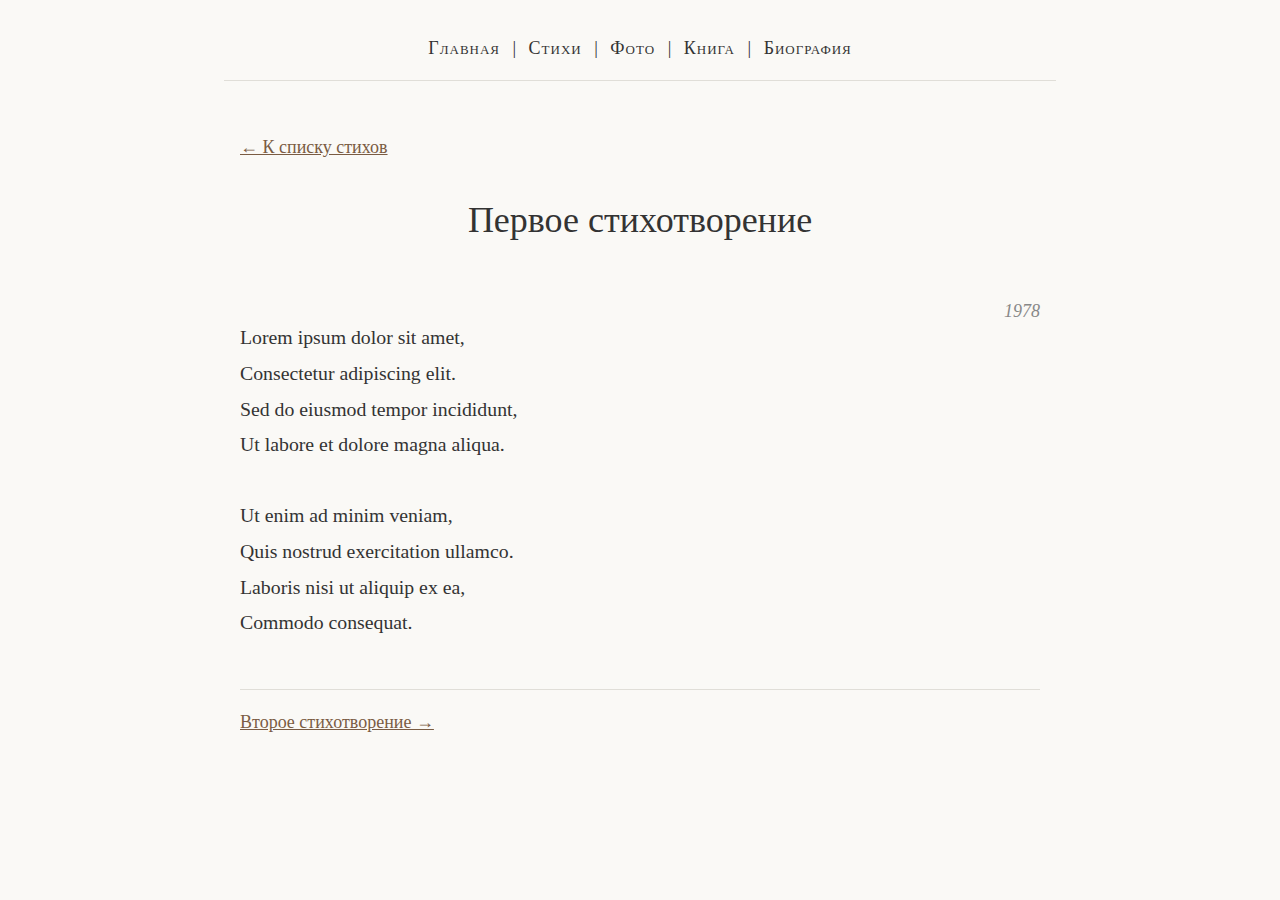
<file: poems/poem-001.html>
<!DOCTYPE html>
<html lang="ru">

<head>
    <meta charset="UTF-8">
    <meta name="viewport" content="width=device-width, initial-scale=1.0">
    <title>Первое стихотворение — Наум Киндлер</title>
    <link rel="stylesheet" href="/assets/css/styles.css">
    <script defer src="/assets/js/app.js"></script>
</head>

<body>
    <header>
        <nav>
            <a href="/index.html">Главная</a> |
            <a href="/poems/index.html">Стихи</a> |
            <a href="/photos/index.html">Фото</a> |
            <a href="/book/">Книга</a> |
            <a href="/bio/">Биография</a>
        </nav>
    </header>
    <main>
        <p><a href="/poems/index.html">← К списку стихов</a></p>

        <h1>Первое стихотворение</h1>
        <p class="poem-year">1978</p>

        <div class="poem-text">
            Lorem ipsum dolor sit amet,
            Consectetur adipiscing elit.
            Sed do eiusmod tempor incididunt,
            Ut labore et dolore magna aliqua.

            Ut enim ad minim veniam,
            Quis nostrud exercitation ullamco.
            Laboris nisi ut aliquip ex ea,
            Commodo consequat.
        </div>

        <div id="poem-nav" class="poem-nav">
            <a id="prev-poem" href="#" class="hidden">← Предыдущее</a>
            <a id="next-poem" href="#" class="hidden">Следующее →</a>
        </div>
    </main>
</body>

</html>
</file>
<file: assets/css/styles.css>
/* Minimalist Book Aesthetic */
:root {
    --text-color: #333333;
    --bg-color: #faf9f6; /* slight off-white paper color */
    --link-color: #7a5c43;
    --link-hover-color: #4a3424;
    --border-color: #e0ded8;
}

body {
    font-family: "Georgia", "Times New Roman", serif;
    color: var(--text-color);
    background-color: var(--bg-color);
    line-height: 1.8;
    margin: 0;
    padding: 0;
    font-size: 18px;
}

main {
    max-width: 800px;
    margin: 0 auto;
    padding: 2rem 1rem;
}

header {
    max-width: 800px;
    margin: 2rem auto 0;
    padding: 0 1rem 1rem;
    border-bottom: 1px solid var(--border-color);
    text-align: center;
}

nav a {
    color: var(--text-color);
    text-decoration: none;
    margin: 0 0.5rem;
    font-variant: small-caps;
    letter-spacing: 1px;
}

nav a:hover {
    color: var(--link-color);
}

h1, h2, h3 {
    font-weight: normal;
    text-align: center;
    margin-bottom: 1.5rem;
}

p {
    margin-bottom: 1.5rem;
}

a {
    color: var(--link-color);
}

a:hover {
    color: var(--link-hover-color);
}

.poem-text {
    white-space: pre-line;
    margin: 2rem 0;
    font-size: 1.1em;
}

.poem-nav {
    display: flex;
    justify-content: space-between;
    margin-top: 3rem;
    border-top: 1px solid var(--border-color);
    padding-top: 1rem;
}

/* Photos Grid */
.photo-grid {
    display: grid;
    grid-template-columns: repeat(auto-fill, minmax(200px, 1fr));
    gap: 1.5rem;
    margin-top: 2rem;
}

.photo-grid img {
    max-width: 100%;
    height: auto;
    display: block;
    border: 1px solid var(--border-color);
}

.photo-grid a {
    text-decoration: none;
    color: var(--text-color);
    text-align: center;
    display: block;
}

/* Search */
.search-container {
    text-align: center;
    margin-bottom: 2rem;
}

.search-input {
    padding: 0.5rem;
    font-size: 1rem;
    width: 100%;
    max-width: 400px;
    font-family: inherit;
    border: 1px solid var(--border-color);
    background-color: #fff;
    border-radius: 3px;
}

.poem-list {
    list-style: none;
    padding: 0;
}

.poem-list li {
    margin-bottom: 1rem;
    border-bottom: 1px dashed var(--border-color);
    padding-bottom: 0.5rem;
}

.poem-list a {
    text-decoration: none;
    font-size: 1.1rem;
}

.poem-year {
    float: right;
    color: #888;
    font-style: italic;
}

.hidden {
    display: none !important;
}

.no-results {
    text-align: center;
    color: #888;
    font-style: italic;
}

.button {
    display: inline-block;
    padding: 0.5rem 1rem;
    border: 1px solid var(--link-color);
    text-decoration: none;
    border-radius: 3px;
    transition: background-color 0.2s, color 0.2s;
}

.button:hover {
    background-color: var(--link-color);
    color: #fff;
}

.access-page {
    text-align: center;
    margin-top: 10vh;
}
</file>
